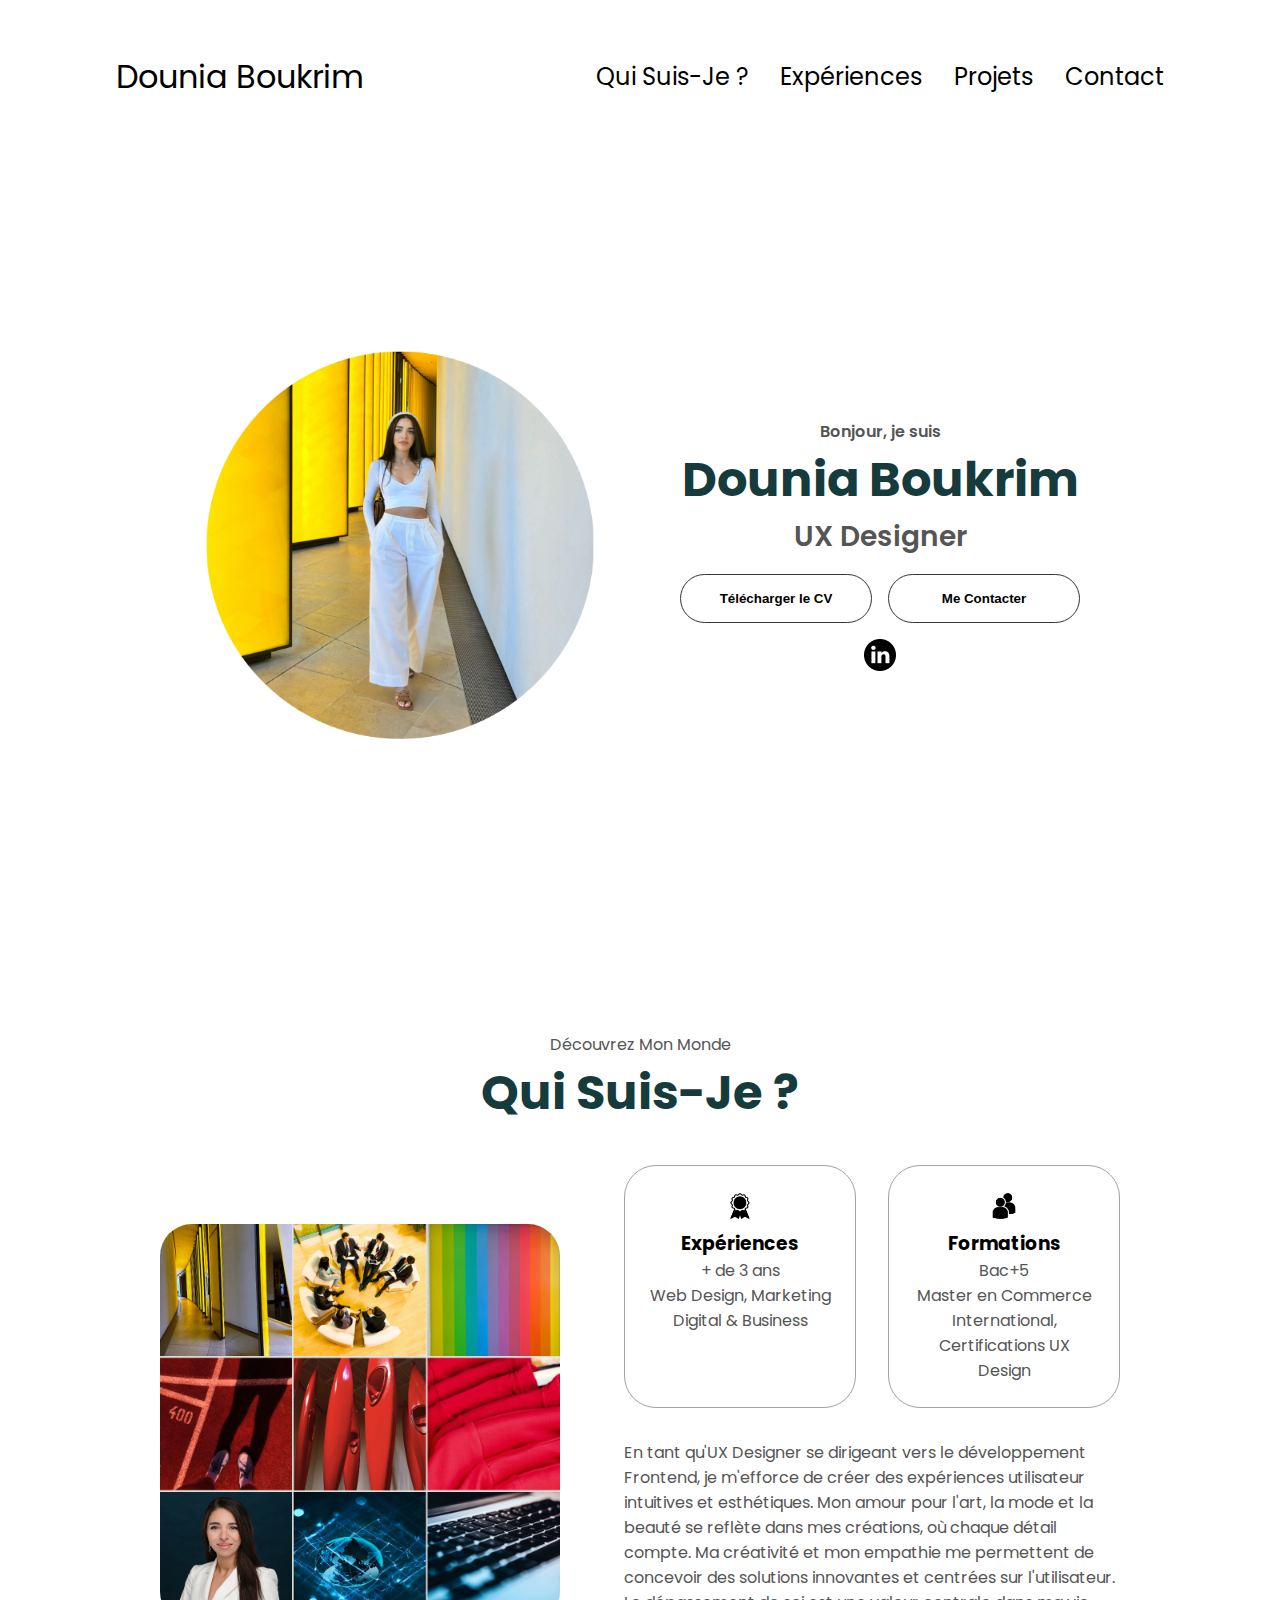
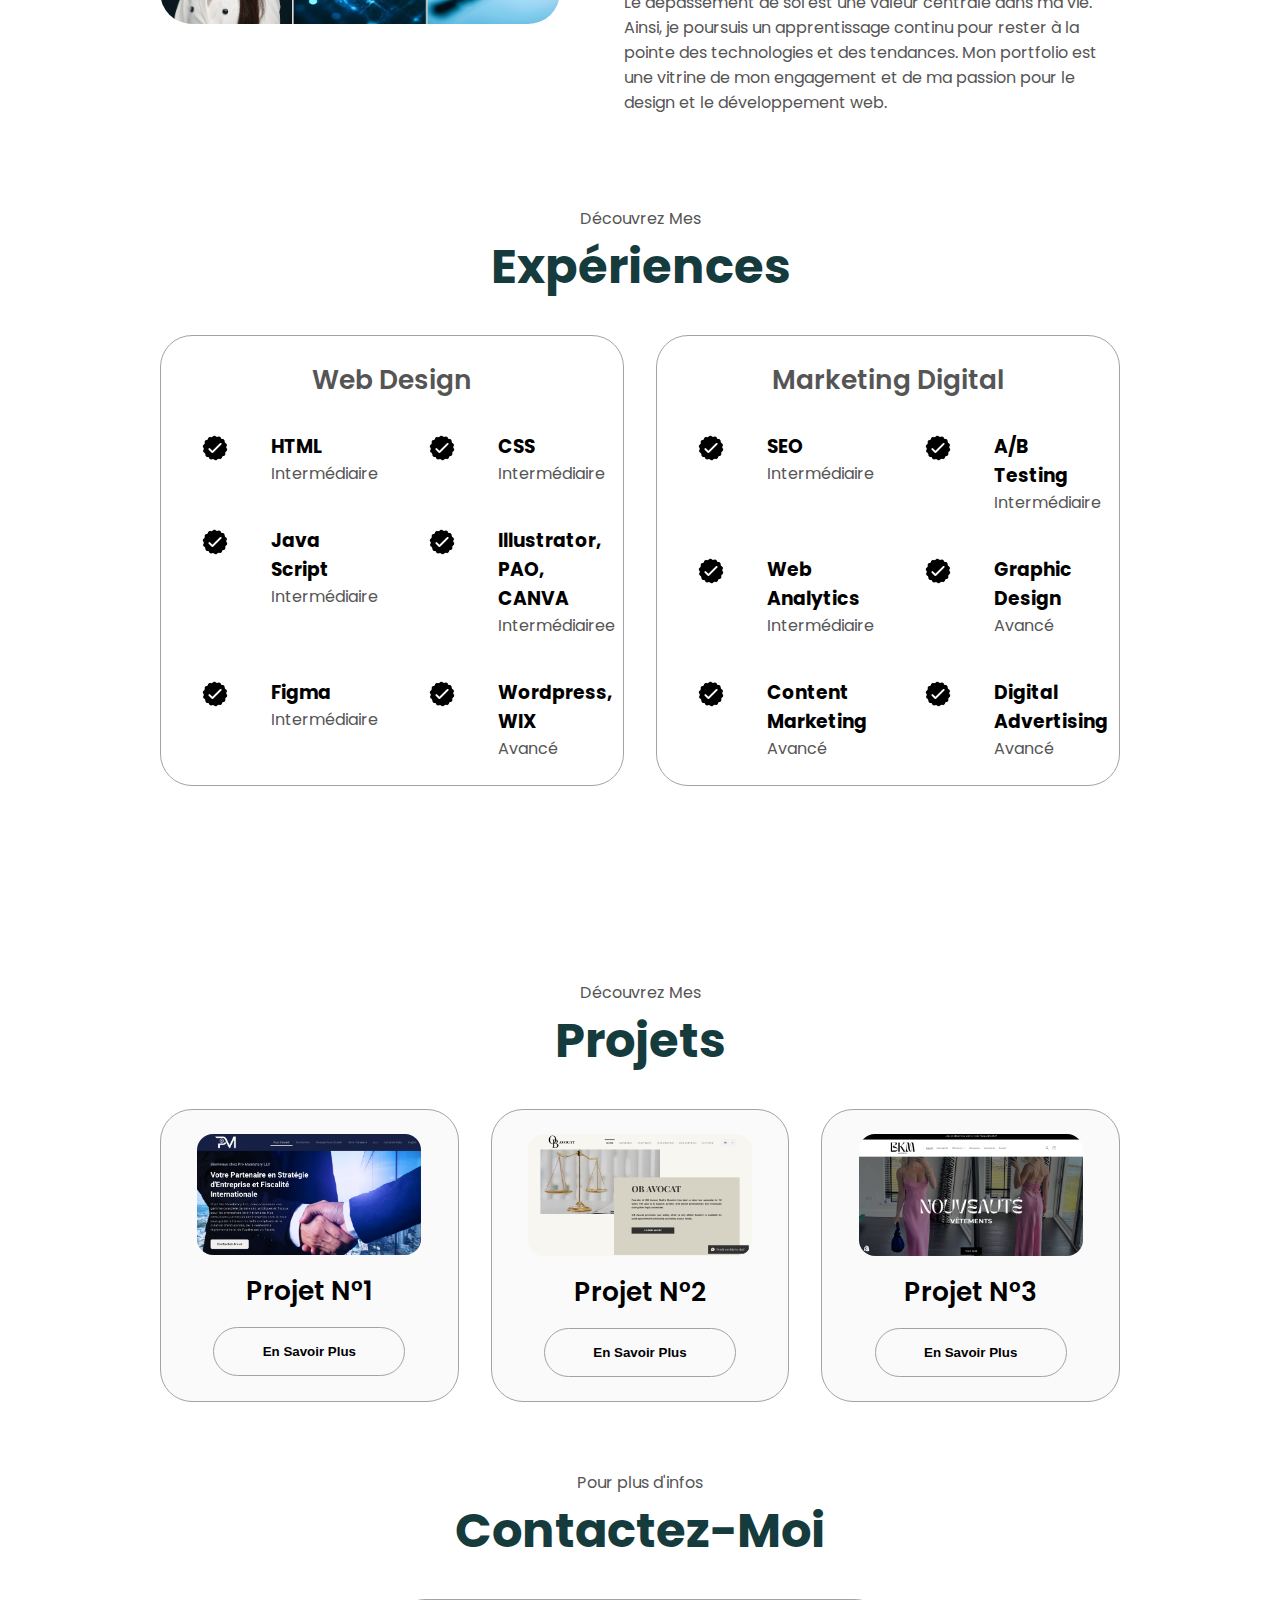
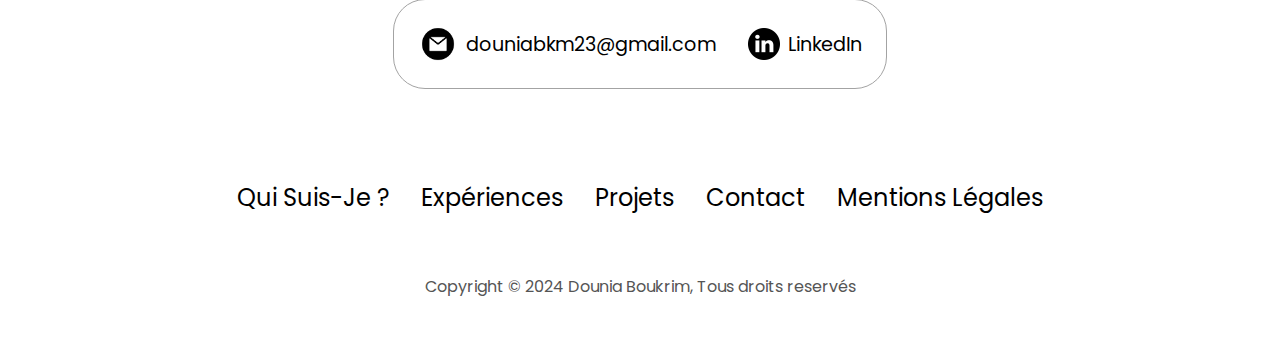
<file: Portfolio/index.html>
<!DOCTYPE html>
<html lang="fr">
<head>
    <meta charset="UTF-8">
    <meta name="viewport" content="width=device-width, initial-scale=1.0">
    <title>Mon Portfolio</title>
    <link rel="stylesheet" href="style.css">
    <link rel="stylesheet" href="mediaqueries.css">
</head>
<body>
    <nav id="desktop-nav"> 
        <div class="logo"><a href="index.html">Dounia Boukrim</a></div>
        <div>
            <ul class="nav-links">
                <li><a href="#about">Qui Suis-Je ?</a></li>
                <li><a href="#experience">Expériences</a></li>
                <li><a href="#projects">Projets</a></li>
                <li><a href="#contact">Contact</a></li>
            </ul>
        </div>
    </nav>
    <nav id="hamburger-nav">
        <div class="logo">Dounia Boukrim</div>
        <div class="hamburger-menu">
            <div class="hamburger-icon" onclick="toggleMenu()">
                <span></span>
                <span></span>
                <span></span>
            </div>
            <div class="menu-links">
                <li><a href="#about" onclick="toggleMenu()">A propos</a></li>
                <li><a href="#experience" onclick="toggleMenu()">Expériences</a></li>
                <li><a href="#projects" onclick="toggleMenu()">Projets</a></li>
                <li><a href="#contact" onclick="toggleMenu()">Contact</a></li>
            </div>
        </div>
    </nav>
    <section id="profile">
        <div class="section__pic-container">
            <img src="./assets/profile-pic.png" alt="Dounia Boukrim Photo">
        </div>
        <div class="section__text">
            <p class="section__text__p1">Bonjour, je suis </p>
            <h1 class="title">Dounia Boukrim</h1>
            <p class="section__text__p2">UX Designer</p>
            <div class="btn-container" >
                <button class="btn btn-color-2"onclick="window.open('./assets/CV Dounia Boukrim.pdf')"
                >
                   Télécharger le CV</button>
                   <button class="btn btn-color-2"onclick="location.href='./#contact'"
                   >
                      Me Contacter</button>
            </div>
            <div id="socials-container">
                <img src="./assets/linkedin.png" alt="Mon profil LinkedIn"
                class="icon" onclick="window.open('https://linkedin.com/in/dounia-boukrim-47637a199/', '_blank')">
            </div>
        </div>
    </section>
    <section id="about">
        <p class="section__text__p1">Découvrez Mon Monde</p>
        <p class="title">Qui Suis-Je ?</p>
        <div class="section-container">
            <div class="section__pic-container">
                <img src="./assets/about-pic.png" alt="Photo 'Qui Suis-Je?'" class="about-pic">
            </div>
            <div class="about-details-container">
                <div class="about-containers">
                    <div class="details-container">
                        <img src="./assets/experience.png" alt="Icône Expériences" class="icon"/>
                        <h3>Expériences</h3>
                        <p>+ de 3 ans <br>Web Design, Marketing Digital & Business</p>
                    </div>
                    <div class="details-container">
                        <img src="./assets/education.png" alt="Icône Formation" class="icon"/>
                        <h3>Formations</h3>
                        <p>Bac+5 <br>Master en Commerce International, Certifications UX Design</p>
                    </div>
                </div>
                <div class="text-container">
                    <p>En tant qu'UX Designer se dirigeant vers le développement Frontend, je m'efforce de créer des expériences utilisateur intuitives et esthétiques. Mon amour pour l'art, la mode et la beauté se reflète dans mes créations, où chaque détail compte.

                        Ma créativité et mon empathie me permettent de concevoir des solutions innovantes et centrées sur l'utilisateur.
                        
                        Le dépassement de soi est une valeur centrale dans ma vie. Ainsi, je poursuis un apprentissage continu pour rester à la pointe des technologies et des tendances. Mon portfolio est une vitrine de mon engagement et de ma passion pour le design et le développement web.</p> 
                </div>
            </div>
        </div>
    </section>
    <section id="experience">
        <p class="section__text__p1">Découvrez Mes</p>
        <h1 class="title">Expériences</h1>
        <div class="experience-details-container">
            <div class="about-containers">
                <div class="details-container">
                    <h2 class="experience-sub-title">Web Design</h2>
                    <div class="article-container">
                        <article>
                            <img src="./assets/checkmark.png" alt="Icône expériences" class="icon"/>
                            <div>
                                <h3>HTML</h3>
                                <p>Intermédiaire</p>
                            </div>
                        </article>
                        <article>
                            <img src="./assets/checkmark.png" alt="Icône expériences" class="icon"/>
                            <div>
                                <h3>CSS</h3>
                                <p>Intermédiaire</p>
                            </div>
                        </article>
                        <article>
                            <img src="./assets/checkmark.png" alt="Icône expériences" class="icon"/>
                            <div>
                                <h3>Java Script</h3>
                                <p>Intermédiaire</p>
                            </div>
                        </article>
                        <article>
                            <img src="./assets/checkmark.png" alt="Icône expériences" class="icon"/>
                            <div>
                                <h3>Illustrator, PAO, CANVA</h3>
                                <p>Intermédiairee</p>
                            </div>
                        </article>
                        <article>
                            <img src="./assets/checkmark.png" alt="Icône expériences" class="icon"/>
                            <div>
                                <h3>Figma</h3>
                                <p>Intermédiaire</p>
                            </div>
                        </article>
                        <article>
                            <img src="./assets/checkmark.png" alt="Icône expériences" class="icon"/>
                            <div>
                                <h3>Wordpress, WIX</h3>
                                <p>Avancé</p>
                            </div>
                        </article>
                    </div>
                </div>
                <div class="details-container">
                    <h2 class="experience-sub-title">Marketing Digital</h2>
                    <div class="article-container">
                        <article>
                            <img src="./assets/checkmark.png" alt="Icône expériences" class="icon"/>
                            <div>
                                <h3>SEO</h3>
                                <p>Intermédiaire</p>
                            </div>
                        </article>
                        <article>
                            <img src="./assets/checkmark.png" alt="Icône expériences" class="icon"/>
                            <div>
                                <h3>A/B Testing</h3>
                                <p>Intermédiaire</p>
                            </div>
                        </article>
                        <article>
                            <img src="./assets/checkmark.png" alt="Icône expériences" class="icon"/>
                            <div>
                                <h3>Web Analytics</h3>
                                <p>Intermédiaire</p>
                            </div>
                        </article>
                        <article>
                            <img src="./assets/checkmark.png" alt="Icône expériences" class="icon"/>
                            <div>
                                <h3>Graphic Design</h3>
                                <p>Avancé</p>
                            </div>
                        </article>
                        <article>
                            <img src="./assets/checkmark.png" alt="Icône expériences" class="icon"/>
                            <div>
                                <h3>Content Marketing</h3>
                                <p>Avancé</p>
                            </div>
                        </article>
                        <article>
                            <img src="./assets/checkmark.png" alt="Icône expériences" class="icon"/>
                            <div>
                                <h3>Digital Advertising</h3>
                                <p>Avancé</p>
                            </div>
                        </article>
                    </div>
                </div>
            </div>
        </div>
    </section>
    <section id="projects">
        <p class="section__text__p1">Découvrez Mes</p>
        <h1 class="title">Projets</h1>
        <div class="experience-details-container">
          <div class="about-containers">
            <div class="details-container color-container">
              <div class="article-container">
                <img
                  src="./assets/project-1.png"
                  alt="Projet 1"
                  class="project-img"
                />
              </div>
              <h2 class="experience-sub-title project-title">Projet N°1</h2>
              <div class="btn-container">
                <button
                  class="btn btn-color-2 project-btn"
                  onclick="window.open('https://promandataryllc.com/', '_blank')"
                >
                  En Savoir Plus
                </button>
              </div>
            </div>
            <div class="details-container color-container">
              <div class="article-container">
                <img
                  src="./assets/project-2.png"
                  alt="Projet 2"
                  class="project-img"
                />
              </div>
              <h2 class="experience-sub-title project-title">Projet N°2</h2>
              <div class="btn-container">
                <button
                  class="btn btn-color-2 project-btn"
                  onclick="window.open('https://www.obavocat.com/', '_blank')"
                >
                  En Savoir Plus
                </button>
              </div>
            </div>
            <div class="details-container color-container">
              <div class="article-container">
                <img
                  src="./assets/project-3.png"
                  alt="Projet 3"
                  class="project-img"
                />
              </div>
              <h2 class="experience-sub-title project-title">Projet N°3</h2>
              <div class="btn-container">
                <button
                  class="btn btn-color-2 project-btn"
                  onclick="window.open('https://www.behance.net/gallery/200872235/Portfolio-UX-DESIGN/', '_blank')"
                >
                  En Savoir Plus
                </button>
              </div>
            </div>
            </div>
        </div>
    </section>
    <section id="contact">
       <p class="section__text__p1">Pour plus d'infos</p>
       <h1 class="title">Contactez-Moi</h1>
       <div class="contact-info-upper-container">
        <div class="contact-info-container">
            <img src="assets/email.png" alt="Icône Email" class="icon contact-icon email-icon"/>
            <p><a href="mailto:douniabkm23@gmail.com">douniabkm23@gmail.com</a></p>
        </div>
        <div class="contact-info-container">
            <img src="assets/linkedin.png" alt="Icône LinkedIn" class="icon contact-icon"/>
            <p><a href="https://linkedin.com/in/dounia-boukrim-47637a199/" target="_blank">LinkedIn</a></p>
        </div>
       </div>
    </section>
    <footer>
        <nav>
            <div class="nav-links-container">
                <ul class="nav-links">
                    <li><a href="#about">Qui Suis-Je ?</a></li>
                    <li><a href="#experience">Expériences</a></li>
                    <li><a href="#projects">Projets</a></li>
                    <li><a href="#contact">Contact</a></li>
                    <li><a href="mentions.html">Mentions Légales</a></li>
                </ul>
            </div>
        </nav>
        <p>Copyright &#169 2024 Dounia Boukrim, Tous droits reservés</p>
    </footer>
    <script src="script.js"></script>
</body>
</html>
</file>
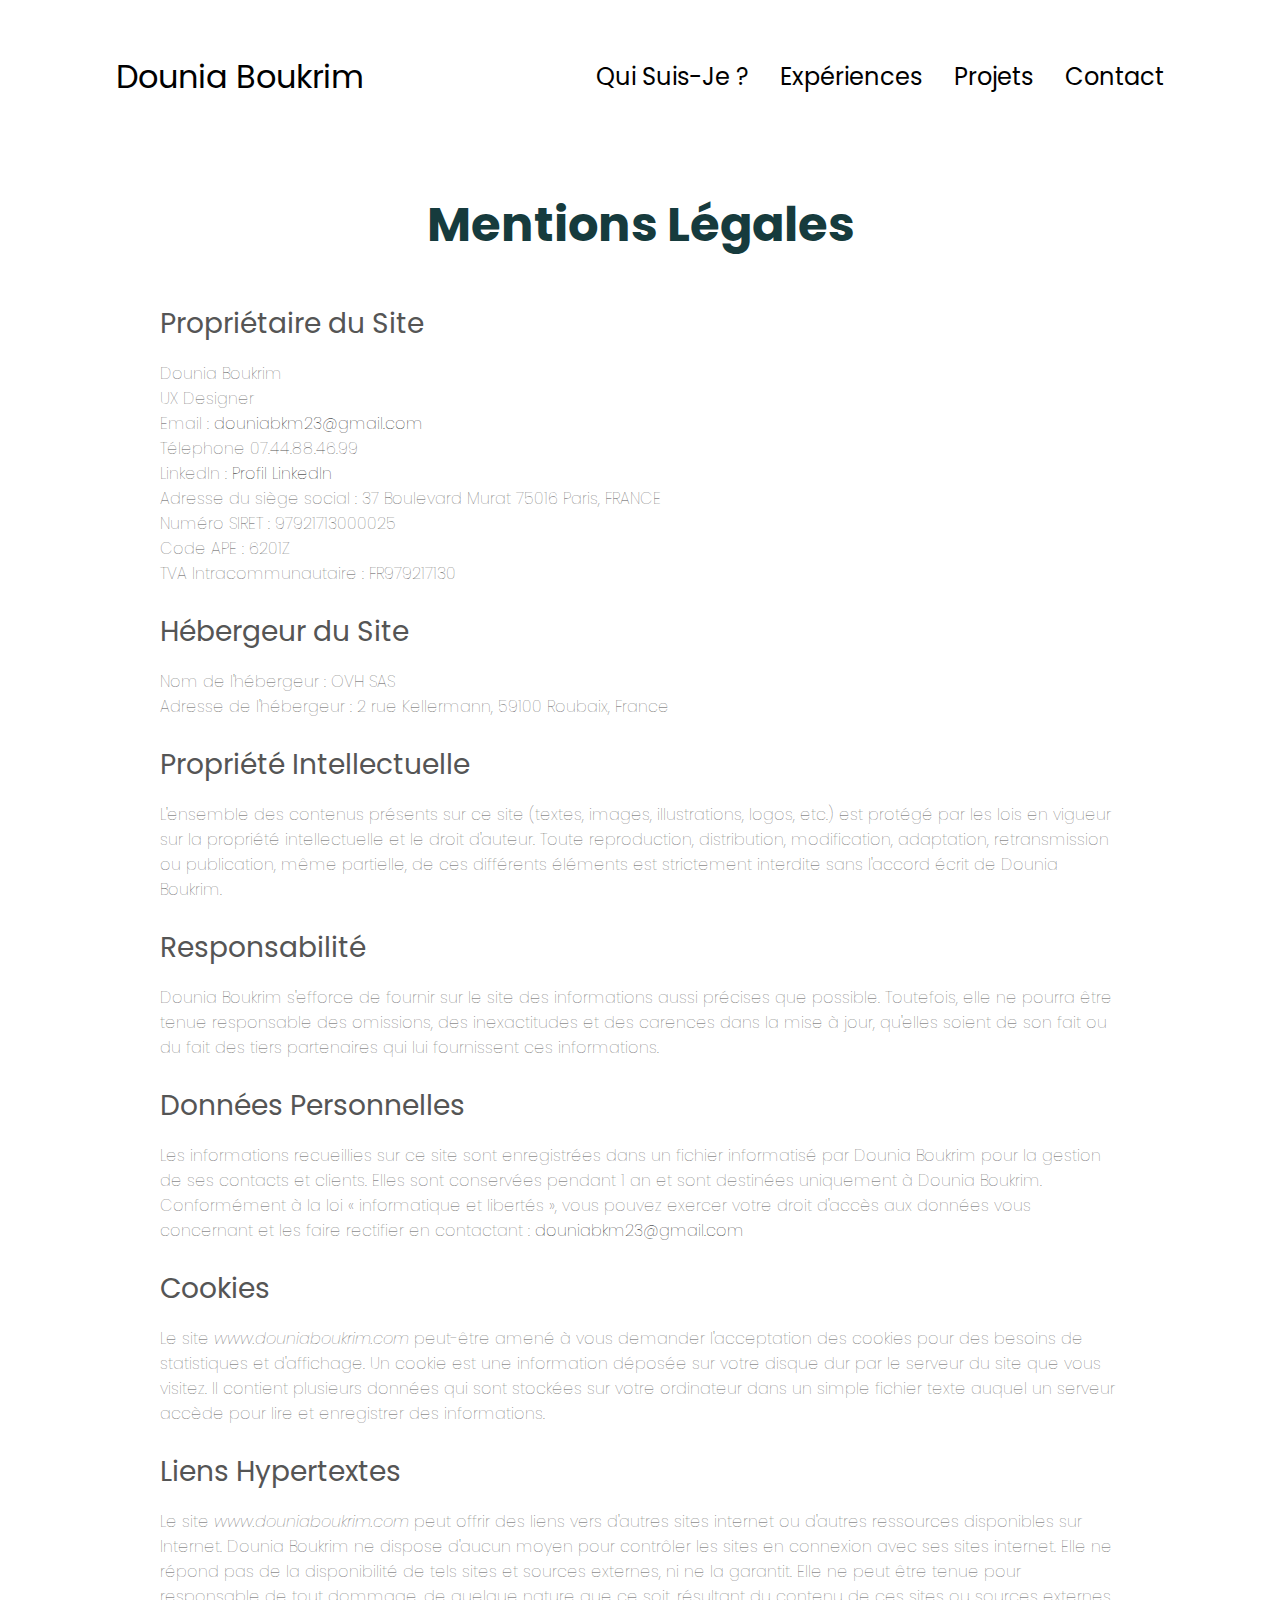
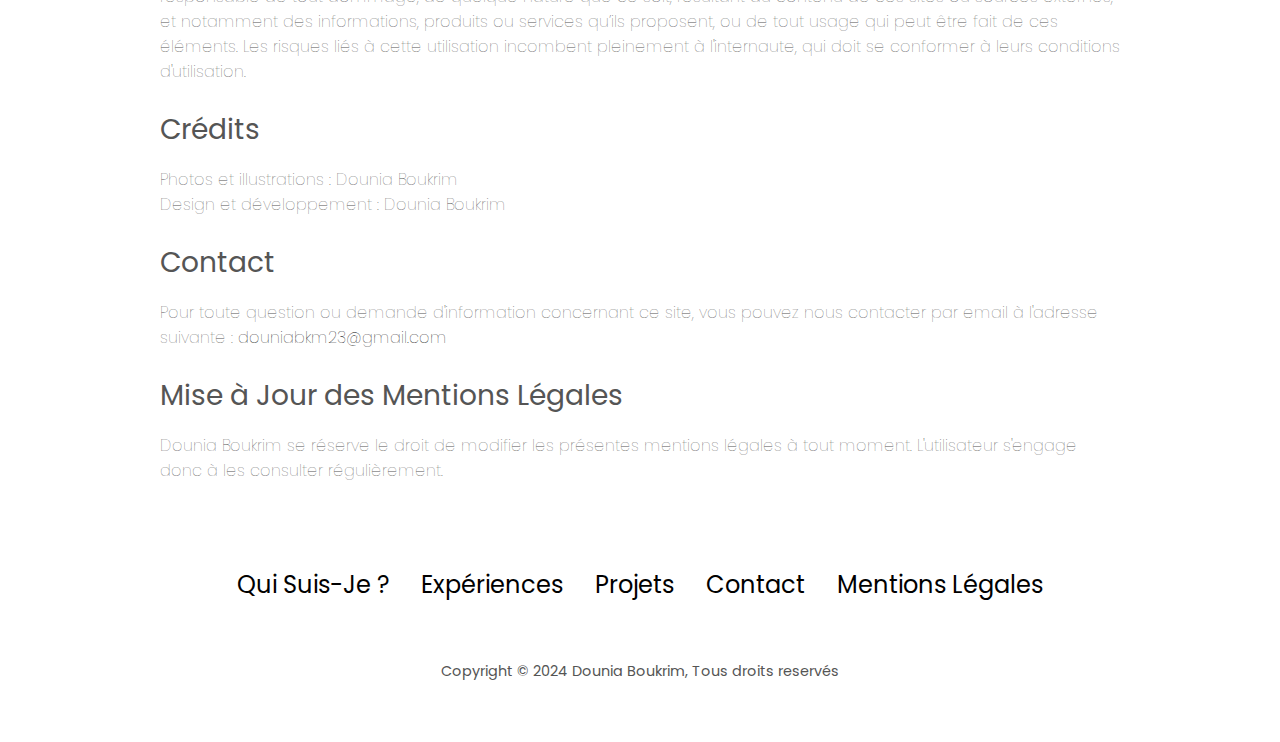
<file: Portfolio/mentions.html>
<!DOCTYPE html>
<html lang="fr">
<head>
    <meta charset="UTF-8">
    <meta name="viewport" content="width=device-width, initial-scale=1.0">
    <title>Mon Portfolio</title>
    <link rel="stylesheet" href="style.css">
    <link rel="stylesheet" href="mediaqueries.css">
</head>
<body>
    <nav id="desktop-nav"> 
        <div class="logo"><a href="index.html">Dounia Boukrim</a></div>
        <div>
            <ul class="nav-links">
                <li><a href="index.html#about">Qui Suis-Je ?</a></li>
                <li><a href="index.html#experience">Expériences</a></li>
                <li><a href="index.html#projects">Projets</a></li>
                <li><a href="index.html#contact">Contact</a></li>
            </ul>
        </div>
    </nav>
    <nav id="hamburger-nav">
        <div class="logo">Dounia Boukrim</div>
        <div class="hamburger-menu">
            <div class="hamburger-icon" onclick="toggleMenu()">
                <span></span>
                <span></span>
                <span></span>
            </div>
            <div class="menu-links">
                <li><a href="#about" onclick="toggleMenu()">A propos</a></li>
                <li><a href="#experience" onclick="toggleMenu()">Expériences</a></li>
                <li><a href="#projects" onclick="toggleMenu()">Projets</a></li>
                <li><a href="#contact" onclick="toggleMenu()">Contact</a></li>
            </div>
        </div>
    </nav>
    <section id="mentions">
        <div>
            <h1 class="title">Mentions Légales</h1>
            <p class="section__text__p2"><br>Propriétaire du Site</p>
                    <div class="section__text__p3">
                        <p>Dounia Boukrim<br>
                            UX Designer<br>
                            Email : <a href="mailto:douniabkm23@gmail.com">douniabkm23@gmail.com</a><br>
                            Télephone 07.44.88.46.99<br>
                            LinkedIn : <a href="https://linkedin.com/in/dounia-boukrim-47637a199/" target="_blank">Profil LinkedIn</a><br>
                            Adresse du siège social : 37 Boulevard Murat 75016 Paris, FRANCE<br>
                            Numéro SIRET : 97921713000025<br>
                            Code APE : 6201Z<br>
                            TVA Intracommunautaire : FR979217130<br><br></p>
                     </div>
            <p class="section__text__p2">Hébergeur du Site</p>
                     <div class="section__text__p3">
                         <p>Nom de l'hébergeur : OVH SAS<br>
                            Adresse de l'hébergeur : 2 rue Kellermann, 59100 Roubaix, France<br><br></p>
                      </div>
            <p class="section__text__p2">Propriété Intellectuelle</p>
                     <div class="section__text__p3">
                         <p>L'ensemble des contenus présents sur ce site (textes, images, illustrations, logos, etc.) est protégé par les lois en vigueur sur la propriété intellectuelle et le droit d'auteur. Toute reproduction, distribution, modification, adaptation, retransmission ou publication, même partielle, de ces différents éléments est strictement interdite sans l'accord écrit de Dounia Boukrim.<br><br></p>
                      </div>
            <p class="section__text__p2">Responsabilité</p>
                     <div class="section__text__p3">
                         <p>Dounia Boukrim s'efforce de fournir sur le site des informations aussi précises que possible. Toutefois, elle ne pourra être tenue responsable des omissions, des inexactitudes et des carences dans la mise à jour, qu'elles soient de son fait ou du fait des tiers partenaires qui lui fournissent ces informations.<br><br></p>
                      </div>
            <p class="section__text__p2">Données Personnelles</p>
                     <div class="section__text__p3">
                         <p>Les informations recueillies sur ce site sont enregistrées dans un fichier informatisé par Dounia Boukrim pour la gestion de ses contacts et clients. Elles sont conservées pendant 1 an et sont destinées uniquement à Dounia Boukrim. Conformément à la loi « informatique et libertés », vous pouvez exercer votre droit d'accès aux données vous concernant et les faire rectifier en contactant : <a href="mailto:douniabkm23@gmail.com">douniabkm23@gmail.com</a><br><br></p>
                      </div>
            <p class="section__text__p2">Cookies</p>
                     <div class="section__text__p3">
                         <p>Le site <i>www.douniaboukrim.com</i> peut-être amené à vous demander l'acceptation des cookies pour des besoins de statistiques et d'affichage. Un cookie est une information déposée sur votre disque dur par le serveur du site que vous visitez. Il contient plusieurs données qui sont stockées sur votre ordinateur dans un simple fichier texte auquel un serveur accède pour lire et enregistrer des informations.<br><br></p>
                      </div>
            <p class="section__text__p2">Liens Hypertextes</p>
                     <div class="section__text__p3">
                         <p>Le site <i>www.douniaboukrim.com </i> peut offrir des liens vers d'autres sites internet ou d'autres ressources disponibles sur Internet. Dounia Boukrim ne dispose d'aucun moyen pour contrôler les sites en connexion avec ses sites internet. Elle ne répond pas de la disponibilité de tels sites et sources externes, ni ne la garantit. Elle ne peut être tenue pour responsable de tout dommage, de quelque nature que ce soit, résultant du contenu de ces sites ou sources externes, et notamment des informations, produits ou services qu’ils proposent, ou de tout usage qui peut être fait de ces éléments. Les risques liés à cette utilisation incombent pleinement à l'internaute, qui doit se conformer à leurs conditions d'utilisation.<br><br></p>
                      </div>
            <p class="section__text__p2">Crédits</p>
                     <div class="section__text__p3">
                         <p>Photos et illustrations : Dounia Boukrim<br>
                            Design et développement : Dounia Boukrim<br><br></p>
                      </div>
            <p class="section__text__p2">Contact</p>
                     <div class="section__text__p3">
                         <p>Pour toute question ou demande d'information concernant ce site, vous pouvez nous contacter par email à l'adresse suivante : <a href="mailto:douniabkm23@gmail.com">douniabkm23@gmail.com</a><br><br></p>
                      </div>
            <p class="section__text__p2">Mise à Jour des Mentions Légales</p>
                     <div class="section__text__p3">
                         <p>Dounia Boukrim se réserve le droit de modifier les présentes mentions légales à tout moment. L'utilisateur s'engage donc à les consulter régulièrement.<br><br></p>
                      </div>
        </div>
        <footer>
            <nav>
                <div class="nav-links-container">
                    <ul class="nav-links">
                        <li><a href="index.html#about">Qui Suis-Je ?</a></li>
                        <li><a href="index.html#experience">Expériences</a></li>
                        <li><a href="index.html#projects">Projets</a></li>
                        <li><a href="index.html#contact">Contact</a></li>
                        <li><a href="mentions.html">Mentions Légales</a></li>
                    </ul>
                </div>
            </nav>
            <p class="copyright">Copyright &#169 2024 Dounia Boukrim, Tous droits reservés</p>
        </footer>
    </section>
    <script src="script.js"></script>
</body>
</html>
</file>
<file: Portfolio/style.css>
/* GENERAL */


@import url('https://fonts.googleapis.com/css2?family=Poppins:wght@300;400;500;600&display=swap');


*{
    margin: 0;
    padding: 0;
}

body {
        font-family: "Poppins", sans-serif;
      }

html {
        scroll-behavior: smooth;
      }

p {
        color: rgb(85, 85, 85) ;
      }

.title {
    color: rgb(22, 59, 61);
    font-weight: bold;
}

/* TRANSITION */
a, .btn {
        transition: all 300 ms ease;
       }

/* DESKTOP NAV */
nav, .nav-links {
display: flex;
}

nav {
    justify-content: space-around;
    align-items: center;
    height: 17vh;
}

.nav-links {
    gap: 2rem;
    list-style: none;
    font-size: 1.5rem;
}

a {
    color: black;
    text-decoration: none;
    text-decoration-color: white;
}

a:hover {
color: rgb(22, 59, 61);
text-decoration: underline;
text-underline-offset: 1rem;
text-decoration-color: rgb(22, 59, 61);

}

.logo {
font-size: 2rem;

}

.logo :hover {
cursor : default;
}

/* HAMBURGER MENU */

#hamburger-nav {
    display: none;
}

.hamburger-menu {
    position: relative;
    display: inline-block;
}

.hamburger-icon {
    display: flex;
    flex-direction: column;
    justify-content: space-between;
    height: 24px;
    width: 30px;
    cursor: pointer;
}

.hamburger-icon span {
    width: 100% ;
    height: 2px;
    background-color: black;
    transition: all 0.3 ease-in-out;
}

.menu-links {
position: absolute;
top: 100%;
right: 0;
background-color: white;
width: fit-content;
max-height: 0;
overflow: hidden;
transition: all 0.3 ease-in-out;
}

.menu-links a {
    display: block;
    padding: 10px;
    text-align: center;
    font-size: 1.5rem;
    color: black;
    text-decoration: none;
    transition: all 0.3 ease-in-out;
}

.menu-links li {
    list-style: none;

}

.menu-links.open {
    max-height: 300px;

}

.hamburger-icon.open span:first-child {
    transform: rotate(45deg) translate(10px, 5px);
}
.hamburger-icon.open span:nth-child(2) {
    opacity: 0;
}
.hamburger-icon.open span:last-child {
    transform: rotate(-45deg) translate(10px, -5px);
}

.hamburger-icon span:first-child {
   transform: none; 
}

.hamburger-icon span:first-child {
   opacity: 1; 
}

.hamburger-icon span:first-child {
   transform: none; 
}

/* SECTIONS */

section {
padding-top: 4vh;
height: 86vh;
margin: 0 10rem;
box-sizing: border-box;
min-height: fit-content;
}

.section-container {
    display: flex;
}

/* PROFILE SECTION */

#profile {
display: flex;
justify-content: center;
gap: 5rem;
height: 80vh;
}

.section__pic-container {
display: flex;
height: 400px;
width: 400px;
margin: auto 0;
}

.section__text {
    align-self: center;
    text-align: center;
}

.section__text p {
font-weight: 600;
}

.section__text__p1 {
    text-align: center;
}

.section__text__p2 {
    font-size: 1.75rem;
    margin-bottom: 1rem;
}

.section__text__p3 {
    align-self: left;
    text-align: left;
    color: rgb(128, 128, 128);
    font-weight:lighter;
}

.section__text__p4 {
    align-self: left;
    text-align: left;
    color: rgb(128, 128, 128);
    font-weight: 100;
    font-family:sans-serif;
}

.title {
    font-size: 3rem;
    text-align: center;
}

#socials-container {
    display: flex;
    justify-content: center;
    margin-top: 1rem;
    gap: 1rem;
}

/* ICONS */

.icon {
cursor: pointer;
height: 2rem;
}

/* BUTTONS */

.btn-container {
    display: flex;
    justify-content: center;
    gap: 1rem;
}

.btn {
    font-weight: 600;
    transition: all 300ms ease;
    padding: 1rem;
    width: 12rem;
    border-radius: 2rem;

}

.btn-color-1, .btn-color-2 {
border: rgb(53,53,53) 0.1rem solid;
}

.btn-color-1:hover, .btn-color-2:hover {
    cursor: pointer;
    }
.btn-color-1, .btn-color-2:hover {
    background: rgb(22, 59, 61);
    color: white;
    }

.btn-color-1:hover {
    background: rgb(0,0,0);  
    }

.btn-color-2 {
    background: none;
   }

.btn-color-2:hover {
    border: rgb(255,255,255) 0.1rem solid;
}

.btn-container {
    gap: 1rem;
}

/* ABOUT SECTION */

#About {
    position: relative;
}

.about-containers {
    gap: 2rem;
    margin-bottom: 2rem;
    margin-top: 2rem;
}

.about-details-container {
justify-content: center;
flex-direction: column;
}

.about-containers, .about-details-container {
display: flex;
}

.about-pic {
    border-radius: 2rem;
}


.details-container {
    padding: 1.5rem;
    flex: 1;
    background: white;
    border-radius: 2rem;
    border: rgb(53,53,53) 0.1rem solid;
    border-color: rgb(163,163,163);
    text-align: center;
}

.section-container {
    gap: 4rem;
    height: 80%;
}

.section__pic-container {
    height: 400px;
    width: 400px;
    margin: auto 0;
}

/* EXPERIENCE */ 

#experience {
    position: relative;
}

.experience-sub-title {
    color: rgb(85, 85, 85);
    font-weight: 600;
    font-size: 1.65rem;
    margin-bottom: 2rem;
}

.experience-details-container {
    display: flex;
    justify-content: center;
    flex-direction: column;
}

.article-container {
    display: flex;
    text-align: initial;
    flex-wrap: wrap;
    flex-direction: row;
    gap: 2.5rem;
    justify-content: space-around;
}

article {
    display: flex;
    width: 10rem;
    justify-content: space-around;
    gap: 2.5rem;
}

article .icon {
    cursor: default;
}

/* PROJECTS SECTION */

#projects {
    position: relative;
}

.color-container {
    border-color: rgb(163,163,163);
    background: rgb(250,250,250);
}

.project-img {
    border-radius: 1rem;
    width: 90%;
    height: 90%;
}

.project-title {
    margin: 1rem;
    color: black;
}

.project-btn {
    color: black;
    border-color: rgb(163,163,163);
}

/* CONTACT */

#contact {
    display: flex;
    justify-content: center;
    flex-direction: column;
    height: 70vh;
}

.contact-info-upper-container {
    display: flex;
    justify-content: center;
    border-radius: 2rem;
    border: rgb(53,53,53) 0.1rem solid;
    border-color: rgb(163,163,163);
    background: (250,250,250);
    margin: 2rem auto;
    padding: 0.5rem;
}

.contact-info-container {
    display: flex;
    align-items: center;
    justify-content: center;
    gap: 0.5rem;
    margin: 1rem;
}

.contact-info-container p {
    font-size: larger;
}

.contact-icon {
    cursor: default;
}

.email-icon {
    height: 2.5rem;
}

/* FOOTER SECTION */

footer {
    height: 26vh;
    margin: 0 1rem;
}

footer p {
    text-align: center;
}

.copyright {
    font-size: 0.9rem;
}
</file>
<file: Portfolio/mediaqueries.css>
@media screen and (max-width: 1400px) {
    #profile {
      height: 83vh;
      margin-bottom: 6rem;
    }
    .about-containers {
      flex-wrap: wrap;
    }
    #contact,
    #projects {
      height: fit-content;
    }
  }
  
  @media screen and (max-width: 1200px) {
    #desktop-nav {
      display: none;
    }
    #hamburger-nav {
      display: flex;
    }
    #experience,
    .experience-details-container {
      margin-top: 2rem;
    }
    #profile,
    .section-container {
      display: block;
    }
   
    section,
    .section-container {
      height: fit-content;
    }
    section {
      margin: 0 5%;
    }
    .section__pic-container {
      width: 275px;
      height: 275px;
      margin: 0 auto 2rem;
    }
    .about-containers {
      margin-top: 0;
    }
  }
  
  @media screen and (max-width: 600px) {
    #contact,
    footer {
      height: 40vh;
    }
    #profile {
      height: 83vh;
      margin-bottom: 0;
    }
    article {
      font-size: 1rem;
    }
    footer nav {
      height: fit-content;
      margin-bottom: 2rem;
    }
    .about-containers,
    .contact-info-upper-container,
    .btn-container {
      flex-wrap: wrap;
    }
    .contact-info-container {
      margin: 0;
    }
    .contact-info-container p,
    .nav-links li a {
      font-size: 1rem;
    }
    .experience-sub-title {
      font-size: 1.25rem;
    }
    .logo {
      font-size: 1.5rem;
    }
    .nav-links {
      flex-direction: column;
      gap: 0.5rem;
      text-align: center;
    }
    .section__pic-container {
      width: auto;
      height: 46vw;
      justify-content: center;
    }
    .section__text__p2 {
      font-size: 1.25rem;
    }
    .title {
      font-size: 2rem;
    }
    .text-container {
      text-align: justify;
    }
  }
</file>
